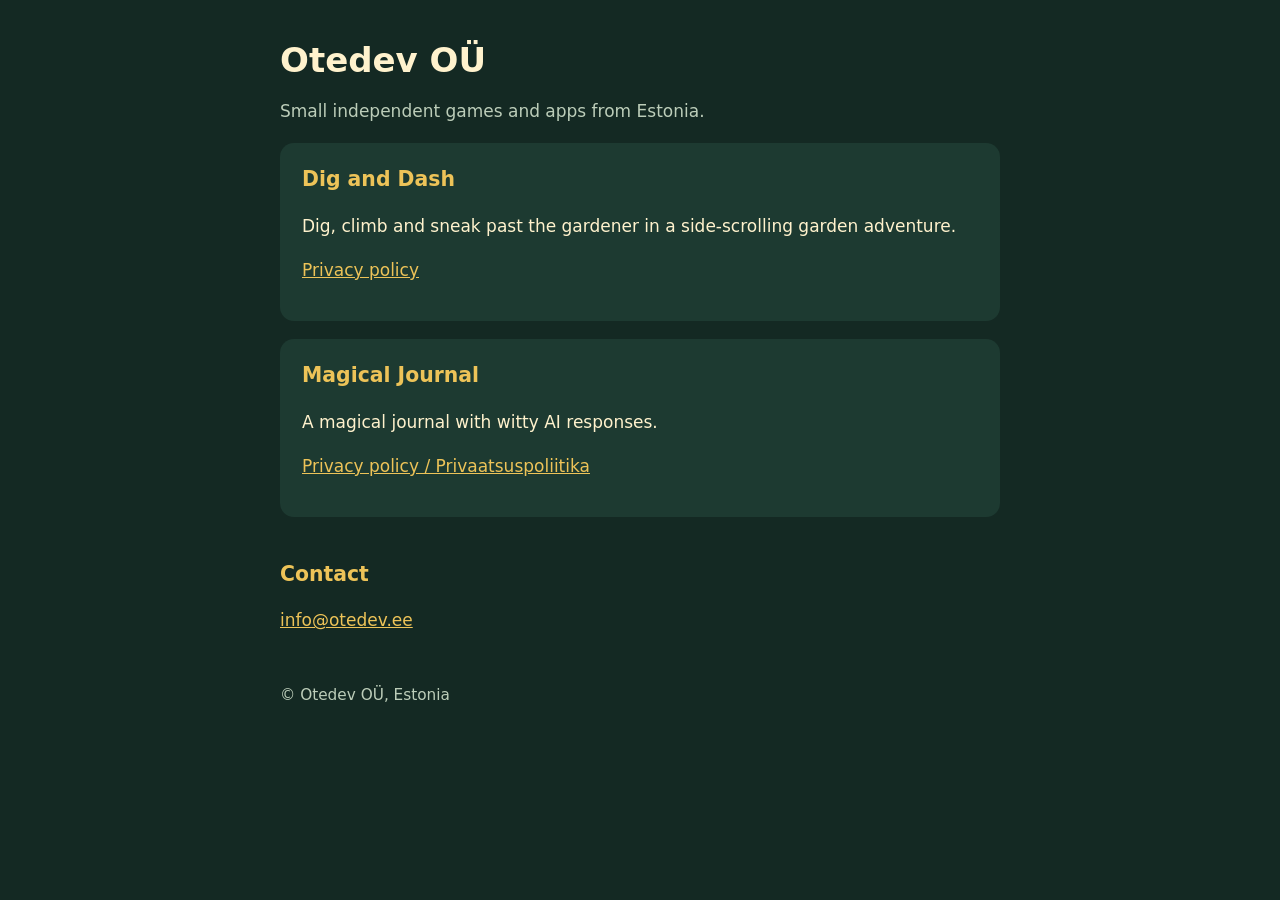
<file: index.html>
<!doctype html>
<html lang="en">
<head>
<meta charset="utf-8"><meta name="viewport" content="width=device-width,initial-scale=1">
<title>Otedev OÜ</title><meta name="description" content="Otedev OÜ – small independent games and apps from Estonia.">
<link rel="stylesheet" href="/style.css">
</head>
<body>
<h1>Otedev OÜ</h1>
<p class="muted">Small independent games and apps from Estonia.</p>
<div class="card">
<h2 style="margin-top:0">Dig and Dash</h2>
<p>Dig, climb and sneak past the gardener in a side-scrolling garden adventure.</p>
<p><a href="/dig-and-dash/privacy/">Privacy policy</a></p>
</div>
<div class="card">
<h2 style="margin-top:0">Magical Journal</h2>
<p>A magical journal with witty AI responses.</p>
<p><a href="/magical-journal/privacy/">Privacy policy / Privaatsuspoliitika</a></p>
</div>
<h2>Contact</h2>
<p><a href="mailto:info@otedev.ee">info@otedev.ee</a></p>
<footer>© Otedev OÜ, Estonia</footer>
</body>
</html>
</file>
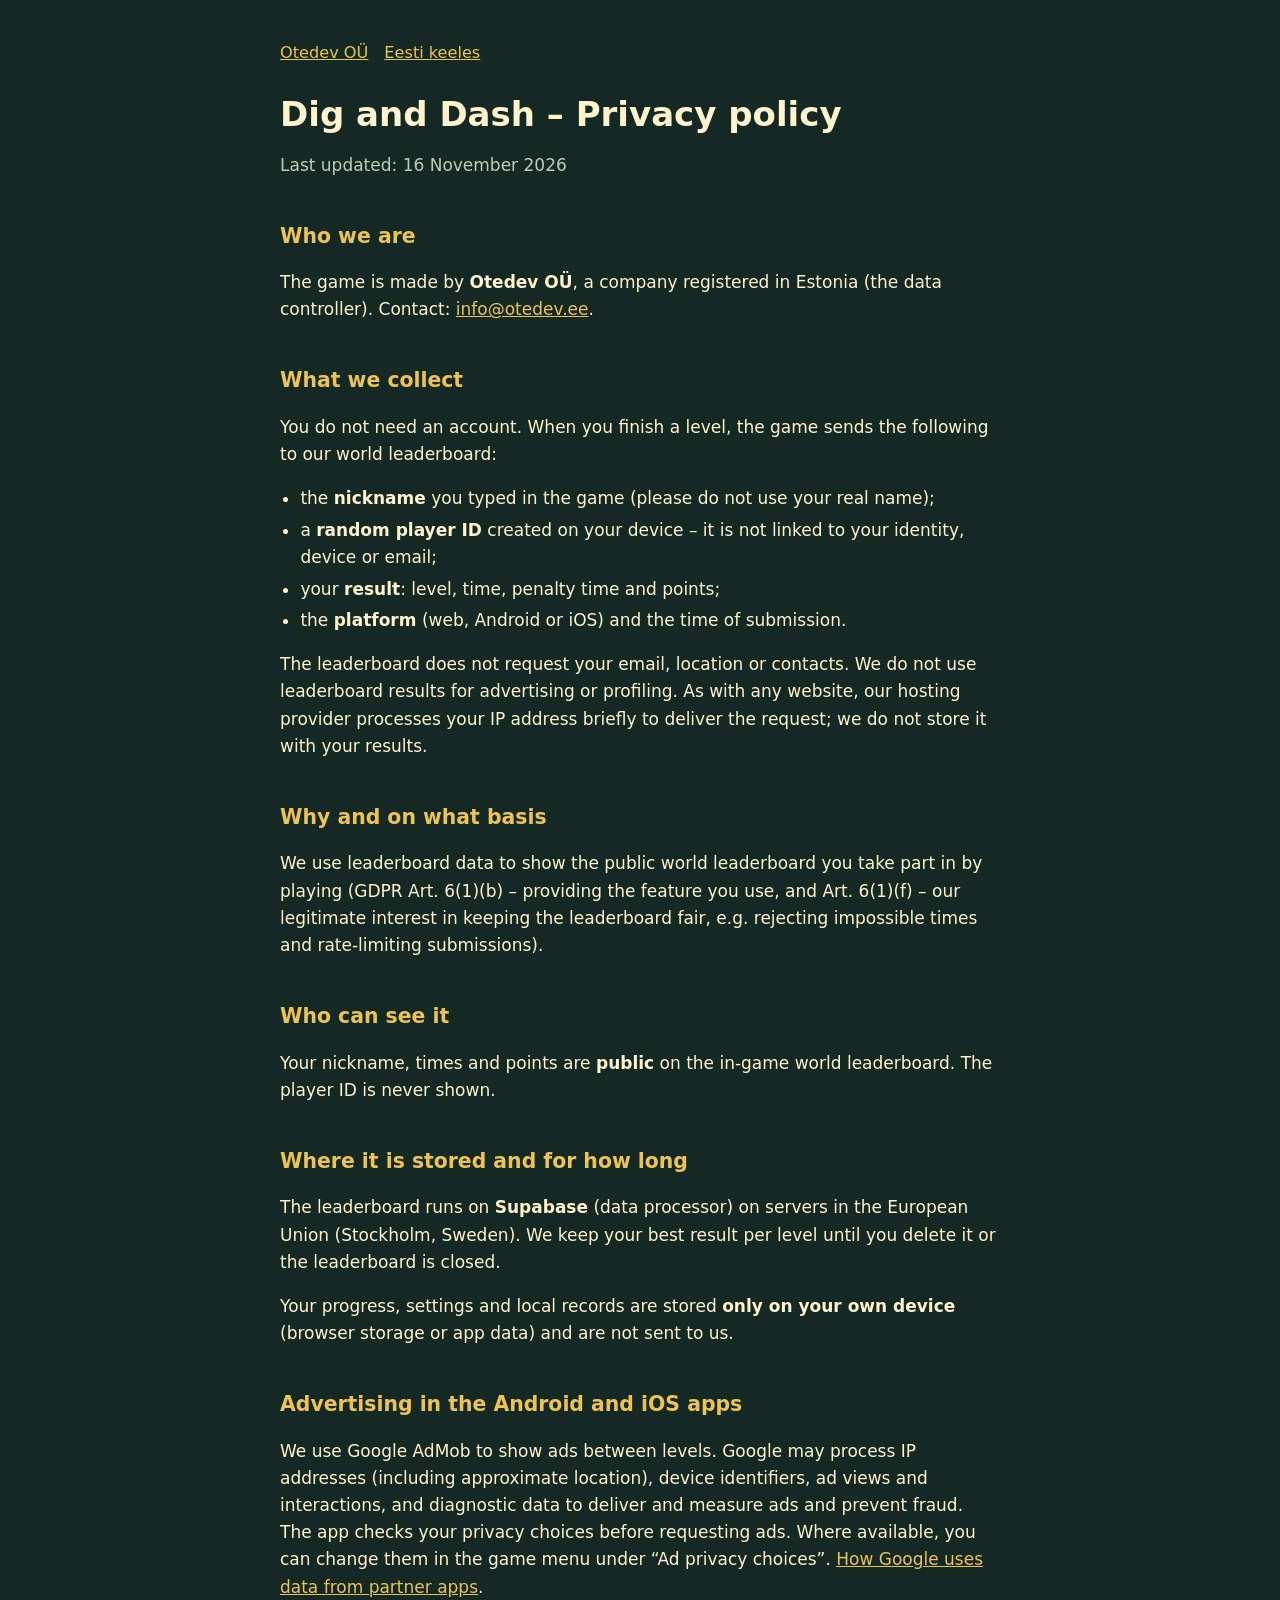
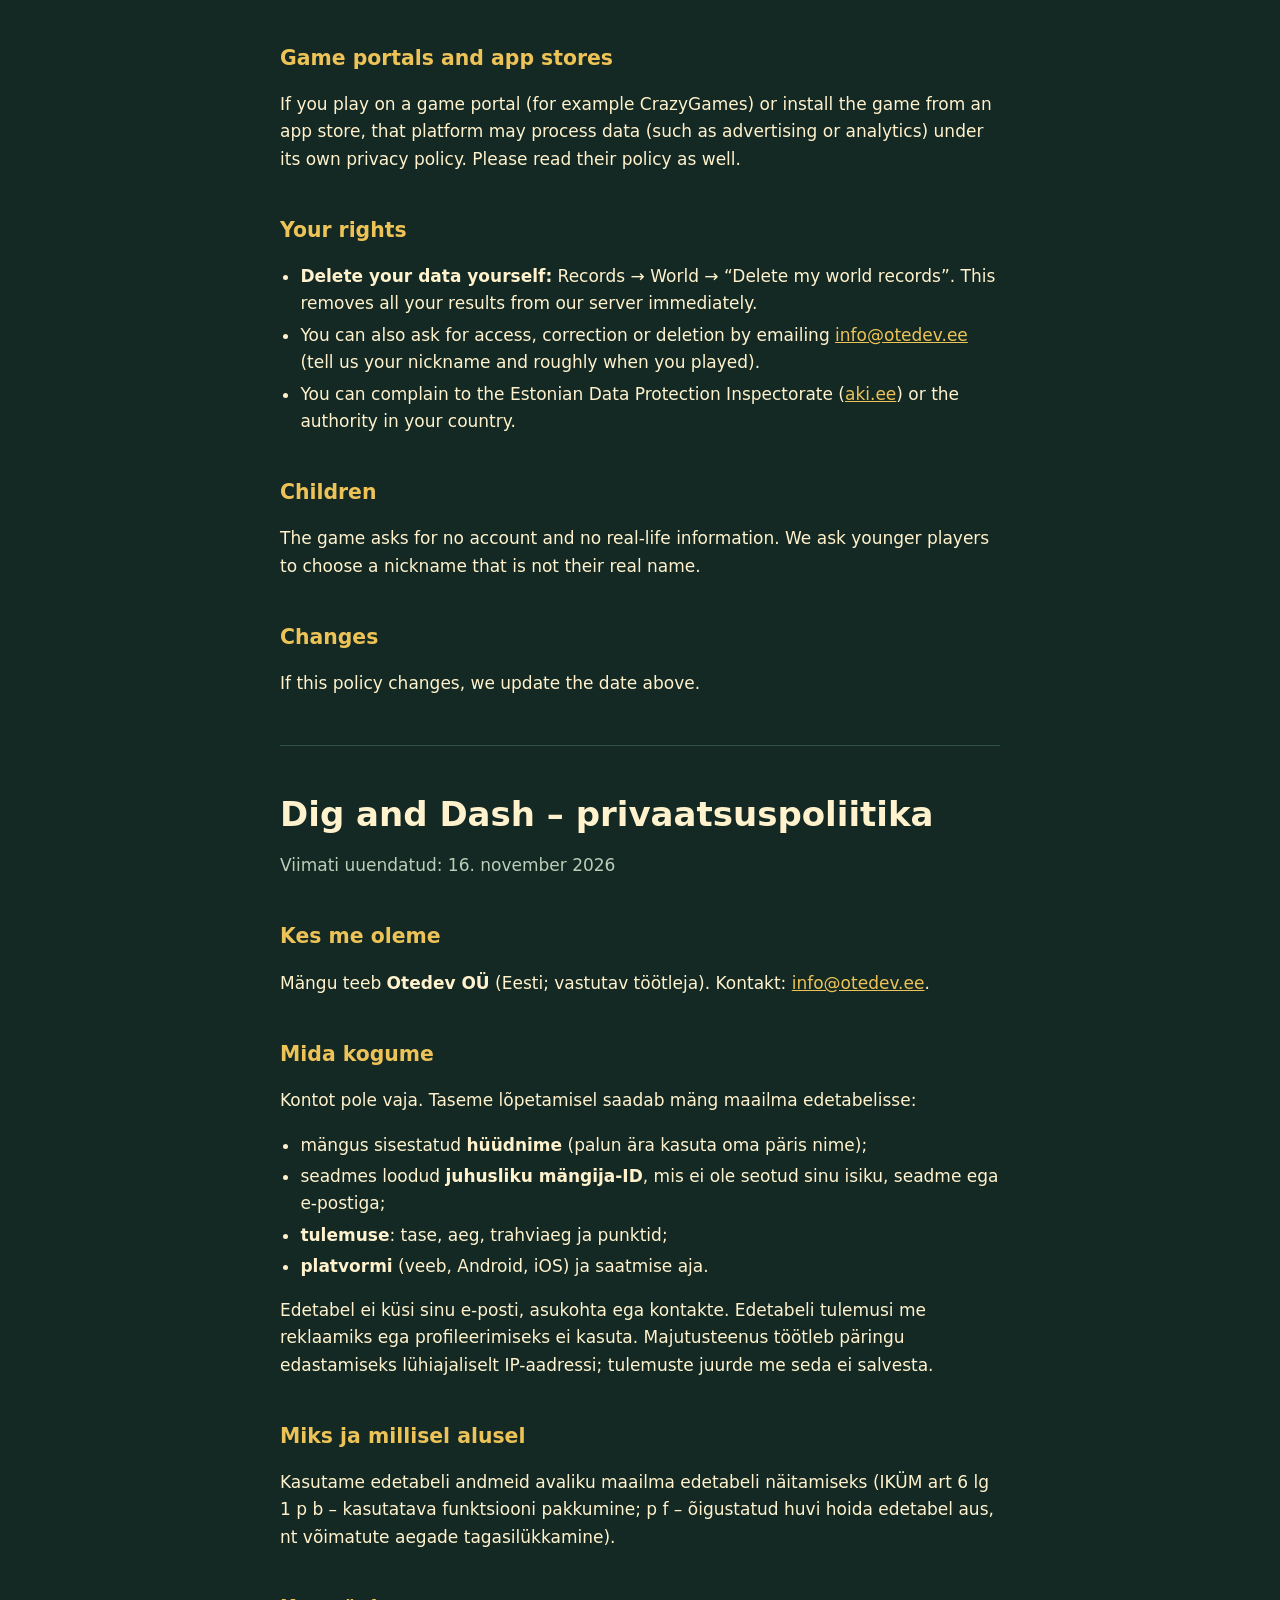
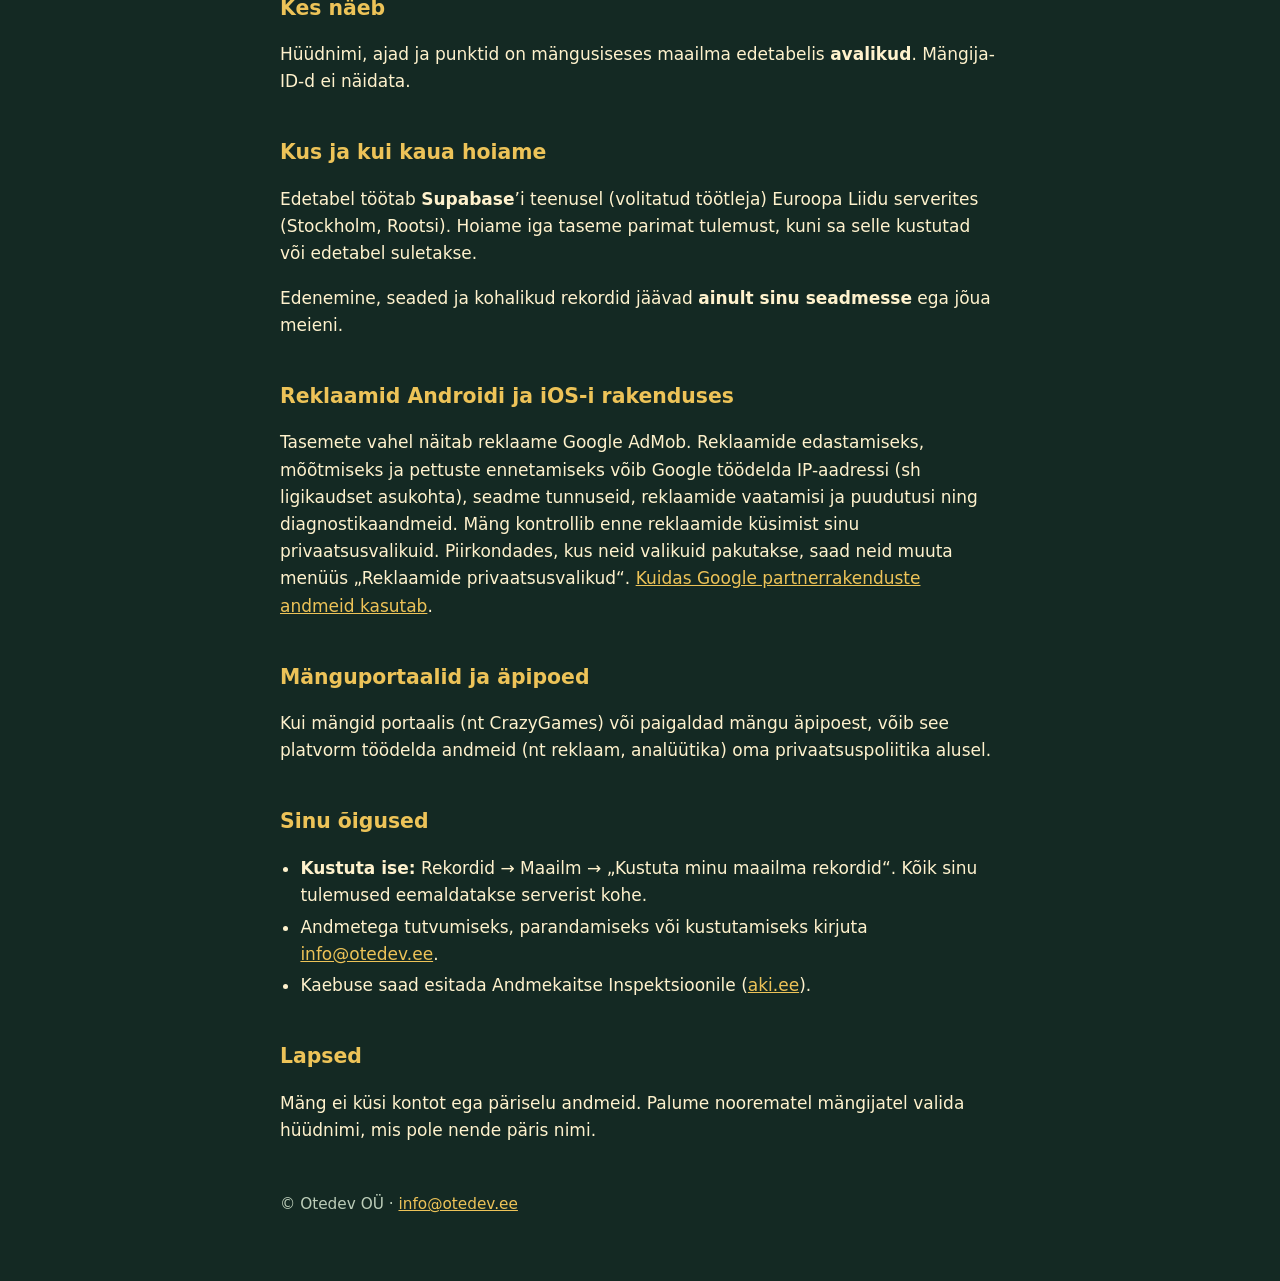
<file: catch-a-mole/privacy/index.html>
<!doctype html>
<html lang="en">
<head>
<meta charset="utf-8">
<meta name="viewport" content="width=device-width,initial-scale=1">
<title>Dig and Dash – Privacy policy | Otedev OÜ</title>
<link rel="canonical" href="https://otedev.ee/dig-and-dash/privacy/">
<meta http-equiv="refresh" content="0; url=/dig-and-dash/privacy/">
</head>
<body><p><a href="/dig-and-dash/privacy/">Dig and Dash – Privacy policy / Privaatsuspoliitika</a></p></body>
</html>
</file>
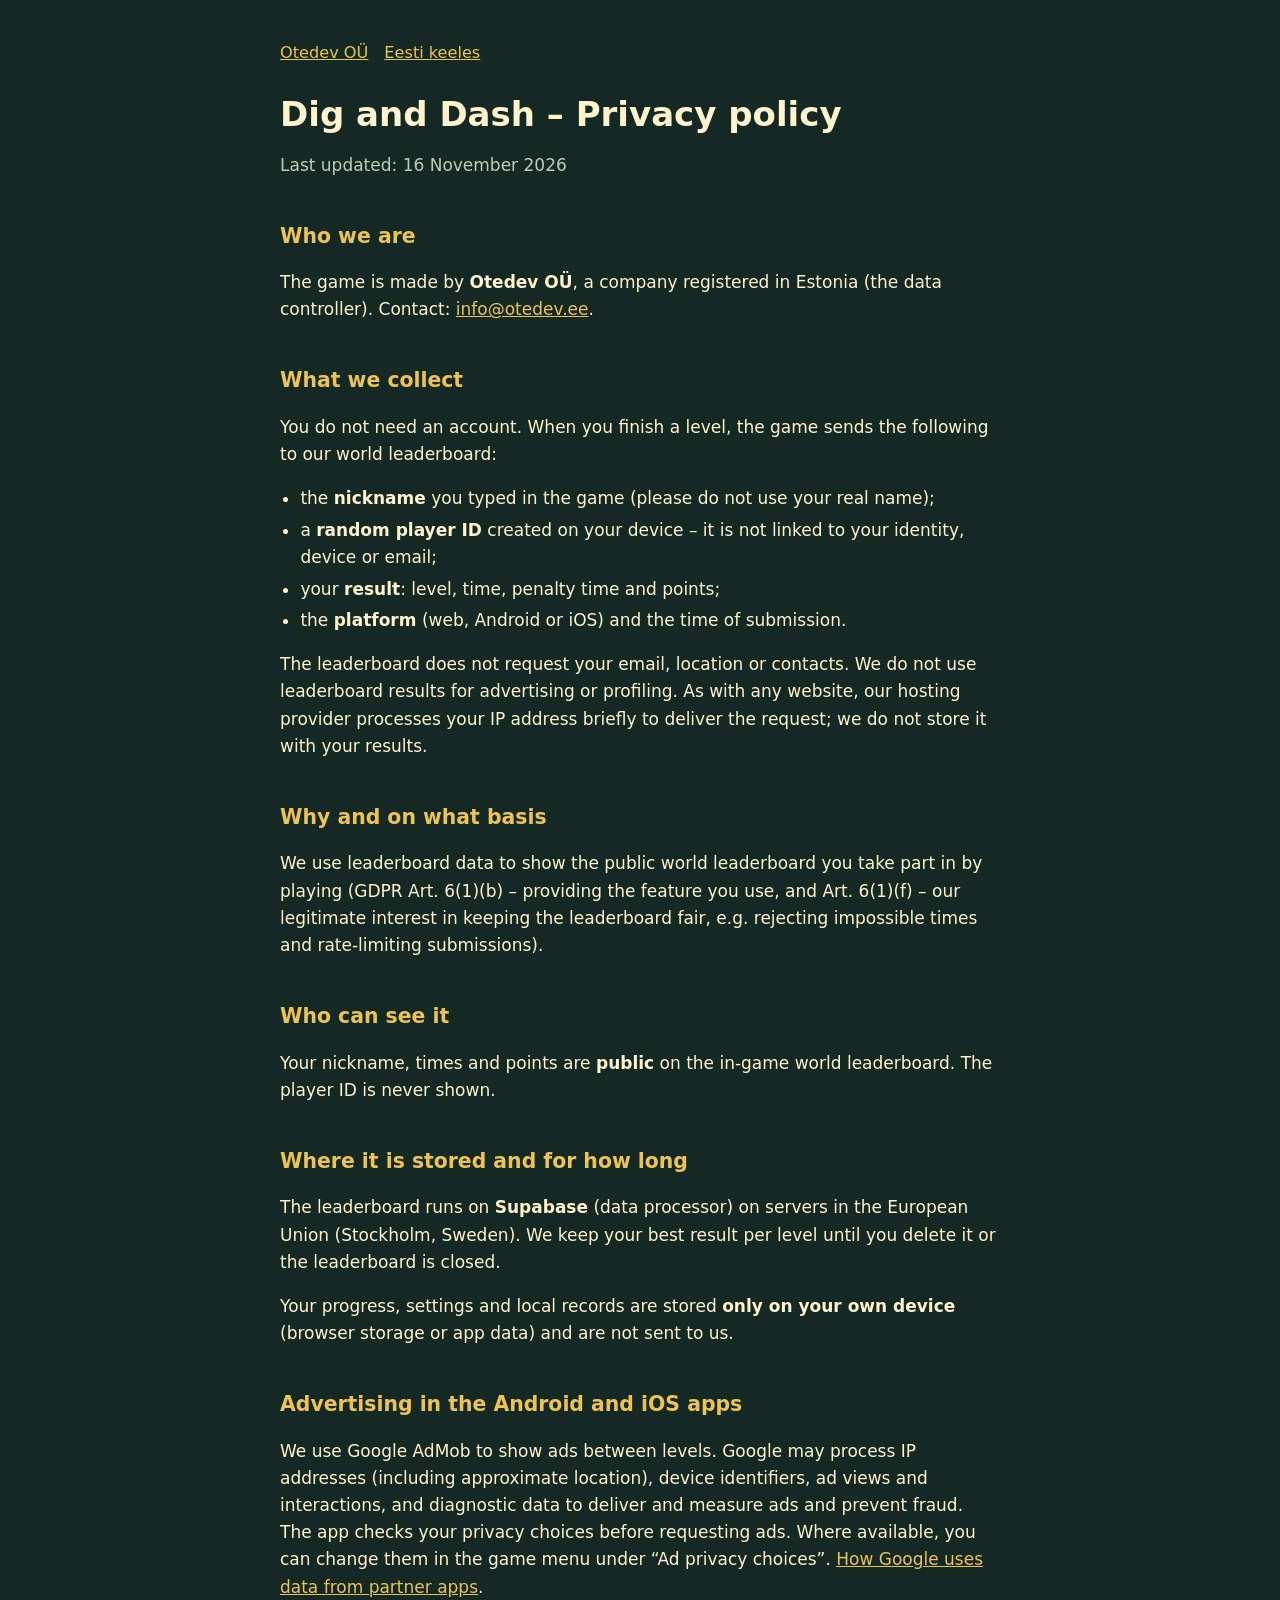
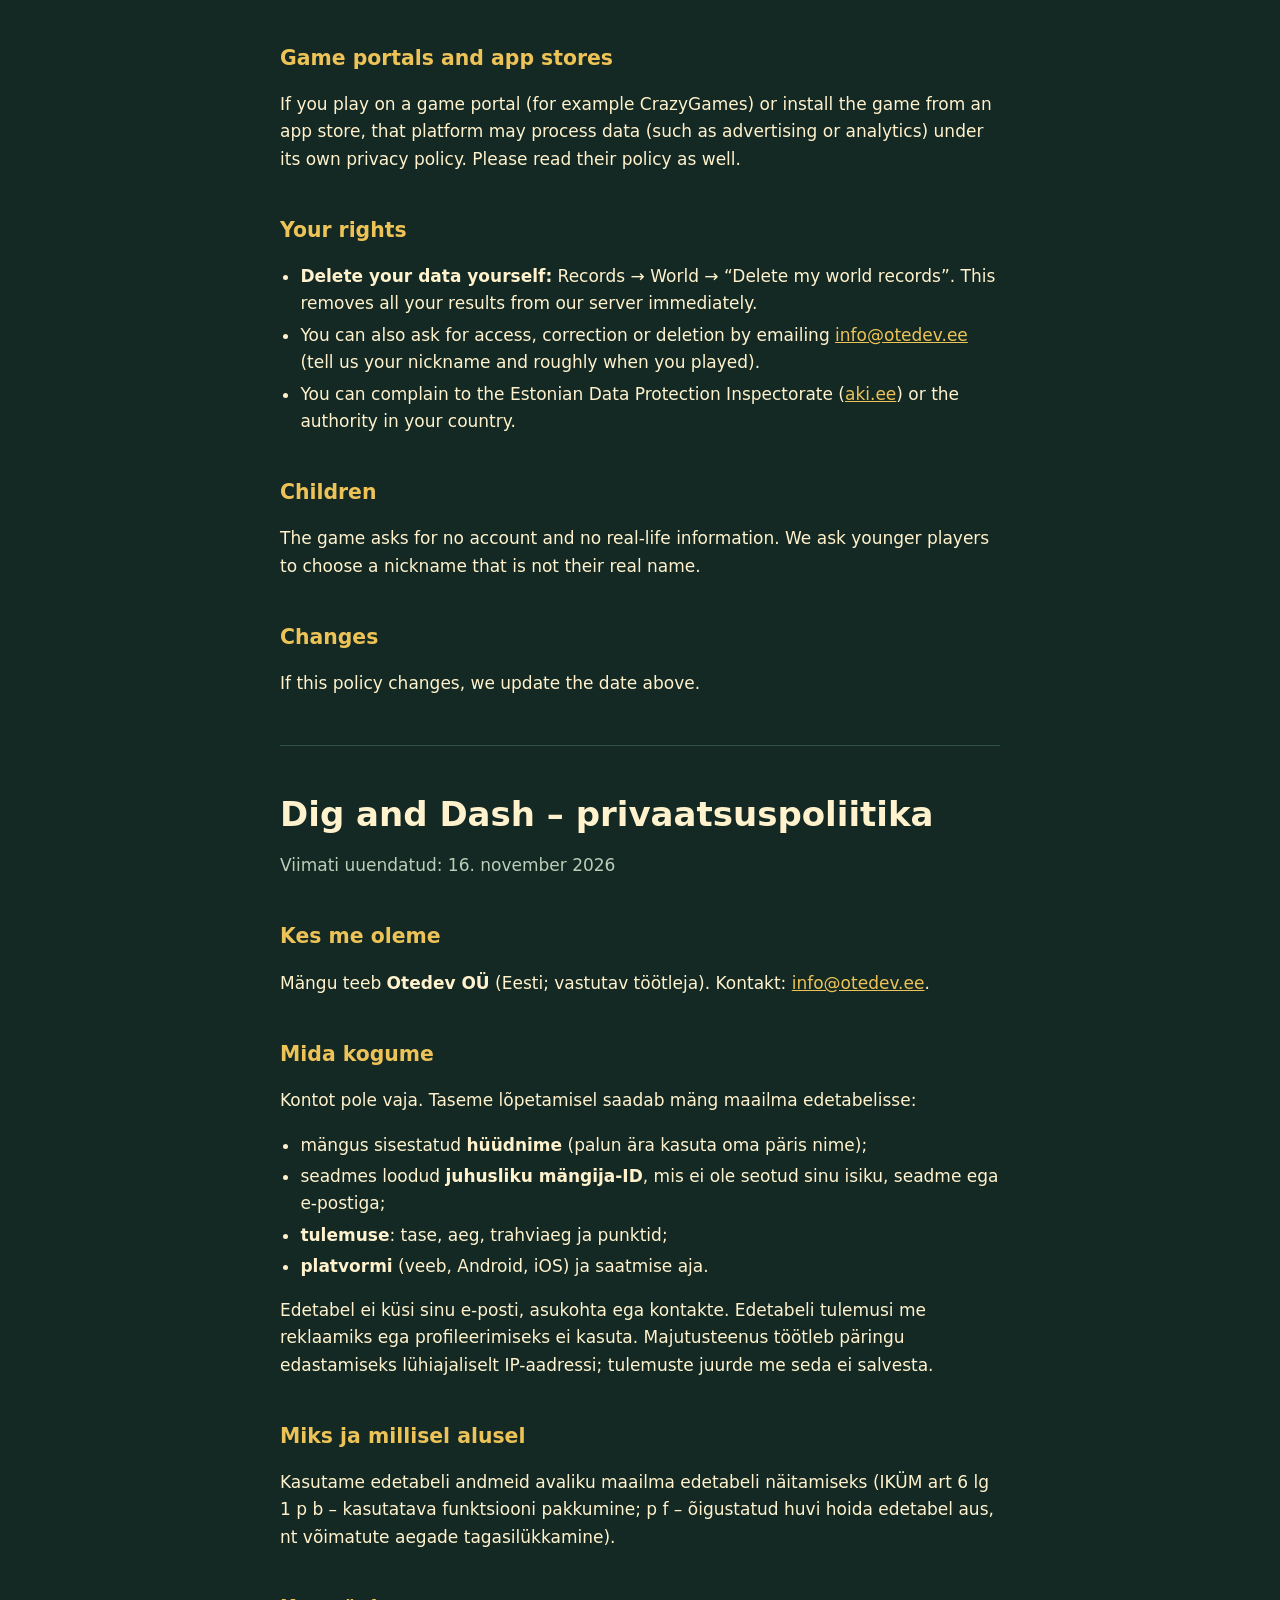
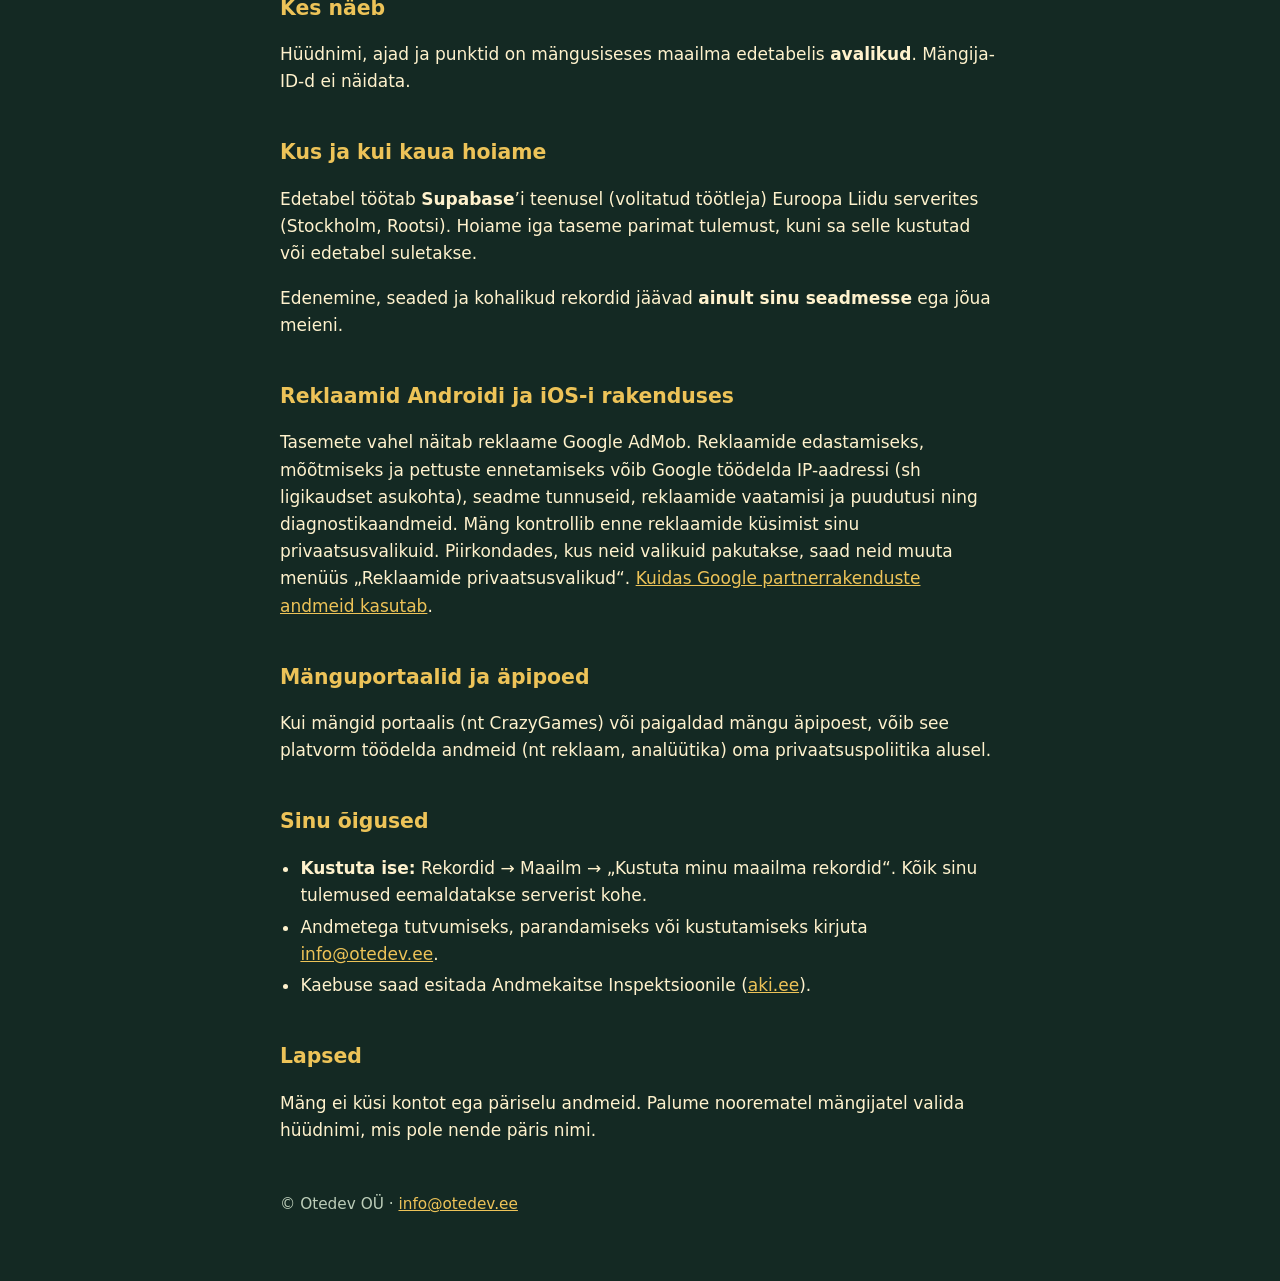
<file: dig-and-dash/privacy/index.html>
<!doctype html>
<html lang="en">
<head>
<meta charset="utf-8"><meta name="viewport" content="width=device-width,initial-scale=1">
<title>Dig and Dash – Privacy policy | Otedev OÜ</title>
<link rel="canonical" href="https://otedev.ee/dig-and-dash/privacy/">
<link rel="stylesheet" href="/style.css">
</head>
<body>
<nav><a href="/">Otedev OÜ</a><a href="#et">Eesti keeles</a></nav>
<h1>Dig and Dash – Privacy policy</h1>
<p class="muted">Last updated: 16 November 2026</p>

<h2>Who we are</h2>
<p>The game is made by <strong>Otedev OÜ</strong>, a company registered in Estonia (the data controller).
Contact: <a href="mailto:info@otedev.ee">info@otedev.ee</a>.</p>

<h2>What we collect</h2>
<p>You do not need an account. When you finish a level, the game sends the following to our world leaderboard:</p>
<ul>
<li>the <strong>nickname</strong> you typed in the game (please do not use your real name);</li>
<li>a <strong>random player ID</strong> created on your device – it is not linked to your identity, device or email;</li>
<li>your <strong>result</strong>: level, time, penalty time and points;</li>
<li>the <strong>platform</strong> (web, Android or iOS) and the time of submission.</li>
</ul>
<p>The leaderboard does not request your email, location or contacts. We do not use leaderboard results for advertising or profiling.
As with any website, our hosting provider processes your IP address briefly to deliver the request; we do not store it with your results.</p>

<h2>Why and on what basis</h2>
<p>We use leaderboard data to show the public world leaderboard you take part in by playing (GDPR Art. 6(1)(b) – providing the feature you use,
and Art. 6(1)(f) – our legitimate interest in keeping the leaderboard fair, e.g. rejecting impossible times and rate-limiting submissions).</p>

<h2>Who can see it</h2>
<p>Your nickname, times and points are <strong>public</strong> on the in-game world leaderboard. The player ID is never shown.</p>

<h2>Where it is stored and for how long</h2>
<p>The leaderboard runs on <strong>Supabase</strong> (data processor) on servers in the European Union (Stockholm, Sweden).
We keep your best result per level until you delete it or the leaderboard is closed.</p>
<p>Your progress, settings and local records are stored <strong>only on your own device</strong> (browser storage or app data) and are not sent to us.</p>

<h2>Advertising in the Android and iOS apps</h2>
<p>We use Google AdMob to show ads between levels. Google may process IP addresses (including approximate location), device identifiers, ad views and interactions, and diagnostic data to deliver and measure ads and prevent fraud. The app checks your privacy choices before requesting ads. Where available, you can change them in the game menu under “Ad privacy choices”. <a href="https://policies.google.com/technologies/partner-sites">How Google uses data from partner apps</a>.</p>

<h2>Game portals and app stores</h2>
<p>If you play on a game portal (for example CrazyGames) or install the game from an app store, that platform may process data
(such as advertising or analytics) under its own privacy policy. Please read their policy as well.</p>

<h2>Your rights</h2>
<ul>
<li><strong>Delete your data yourself:</strong> Records → World → “Delete my world records”. This removes all your results from our server immediately.</li>
<li>You can also ask for access, correction or deletion by emailing <a href="mailto:info@otedev.ee">info@otedev.ee</a> (tell us your nickname and roughly when you played).</li>
<li>You can complain to the Estonian Data Protection Inspectorate (<a href="https://www.aki.ee">aki.ee</a>) or the authority in your country.</li>
</ul>

<h2>Children</h2>
<p>The game asks for no account and no real-life information. We ask younger players to choose a nickname that is not their real name.</p>

<h2>Changes</h2>
<p>If this policy changes, we update the date above.</p>

<hr id="et">

<h1>Dig and Dash – privaatsuspoliitika</h1>
<p class="muted">Viimati uuendatud: 16. november 2026</p>

<h2>Kes me oleme</h2>
<p>Mängu teeb <strong>Otedev OÜ</strong> (Eesti; vastutav töötleja). Kontakt: <a href="mailto:info@otedev.ee">info@otedev.ee</a>.</p>

<h2>Mida kogume</h2>
<p>Kontot pole vaja. Taseme lõpetamisel saadab mäng maailma edetabelisse:</p>
<ul>
<li>mängus sisestatud <strong>hüüdnime</strong> (palun ära kasuta oma päris nime);</li>
<li>seadmes loodud <strong>juhusliku mängija-ID</strong>, mis ei ole seotud sinu isiku, seadme ega e-postiga;</li>
<li><strong>tulemuse</strong>: tase, aeg, trahviaeg ja punktid;</li>
<li><strong>platvormi</strong> (veeb, Android, iOS) ja saatmise aja.</li>
</ul>
<p>Edetabel ei küsi sinu e-posti, asukohta ega kontakte. Edetabeli tulemusi me reklaamiks ega profileerimiseks ei kasuta.
Majutusteenus töötleb päringu edastamiseks lühiajaliselt IP-aadressi; tulemuste juurde me seda ei salvesta.</p>

<h2>Miks ja millisel alusel</h2>
<p>Kasutame edetabeli andmeid avaliku maailma edetabeli näitamiseks (IKÜM art 6 lg 1 p b – kasutatava funktsiooni pakkumine; p f – õigustatud huvi hoida edetabel aus, nt võimatute aegade tagasilükkamine).</p>

<h2>Kes näeb</h2>
<p>Hüüdnimi, ajad ja punktid on mängusiseses maailma edetabelis <strong>avalikud</strong>. Mängija-ID-d ei näidata.</p>

<h2>Kus ja kui kaua hoiame</h2>
<p>Edetabel töötab <strong>Supabase</strong>’i teenusel (volitatud töötleja) Euroopa Liidu serverites (Stockholm, Rootsi).
Hoiame iga taseme parimat tulemust, kuni sa selle kustutad või edetabel suletakse.</p>
<p>Edenemine, seaded ja kohalikud rekordid jäävad <strong>ainult sinu seadmesse</strong> ega jõua meieni.</p>

<h2>Reklaamid Androidi ja iOS-i rakenduses</h2>
<p>Tasemete vahel näitab reklaame Google AdMob. Reklaamide edastamiseks, mõõtmiseks ja pettuste ennetamiseks võib Google töödelda IP-aadressi (sh ligikaudset asukohta), seadme tunnuseid, reklaamide vaatamisi ja puudutusi ning diagnostikaandmeid. Mäng kontrollib enne reklaamide küsimist sinu privaatsusvalikuid. Piirkondades, kus neid valikuid pakutakse, saad neid muuta menüüs „Reklaamide privaatsusvalikud“. <a href="https://policies.google.com/technologies/partner-sites?hl=et">Kuidas Google partnerrakenduste andmeid kasutab</a>.</p>

<h2>Mänguportaalid ja äpipoed</h2>
<p>Kui mängid portaalis (nt CrazyGames) või paigaldad mängu äpipoest, võib see platvorm töödelda andmeid (nt reklaam, analüütika) oma privaatsuspoliitika alusel.</p>

<h2>Sinu õigused</h2>
<ul>
<li><strong>Kustuta ise:</strong> Rekordid → Maailm → „Kustuta minu maailma rekordid“. Kõik sinu tulemused eemaldatakse serverist kohe.</li>
<li>Andmetega tutvumiseks, parandamiseks või kustutamiseks kirjuta <a href="mailto:info@otedev.ee">info@otedev.ee</a>.</li>
<li>Kaebuse saad esitada Andmekaitse Inspektsioonile (<a href="https://www.aki.ee">aki.ee</a>).</li>
</ul>

<h2>Lapsed</h2>
<p>Mäng ei küsi kontot ega päriselu andmeid. Palume noorematel mängijatel valida hüüdnimi, mis pole nende päris nimi.</p>

<footer>© Otedev OÜ · <a href="mailto:info@otedev.ee">info@otedev.ee</a></footer>
</body>
</html>
</file>
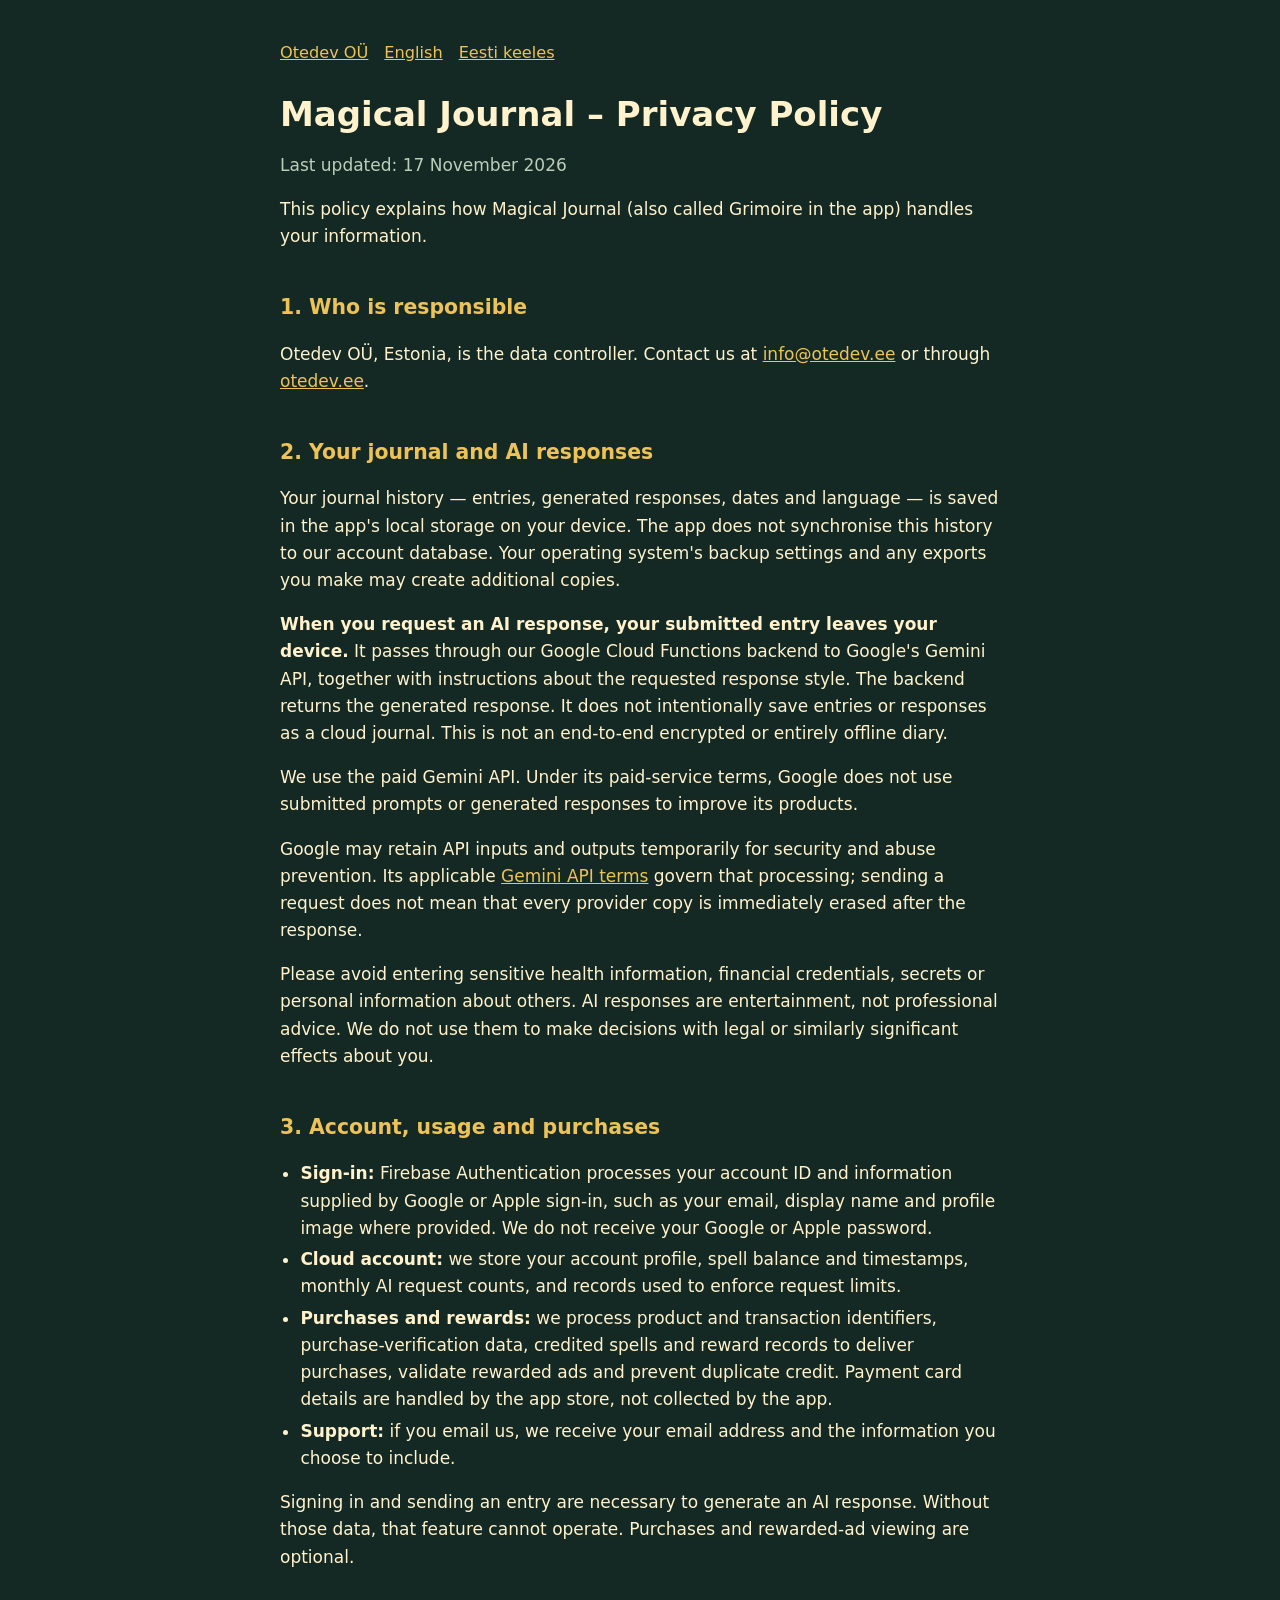
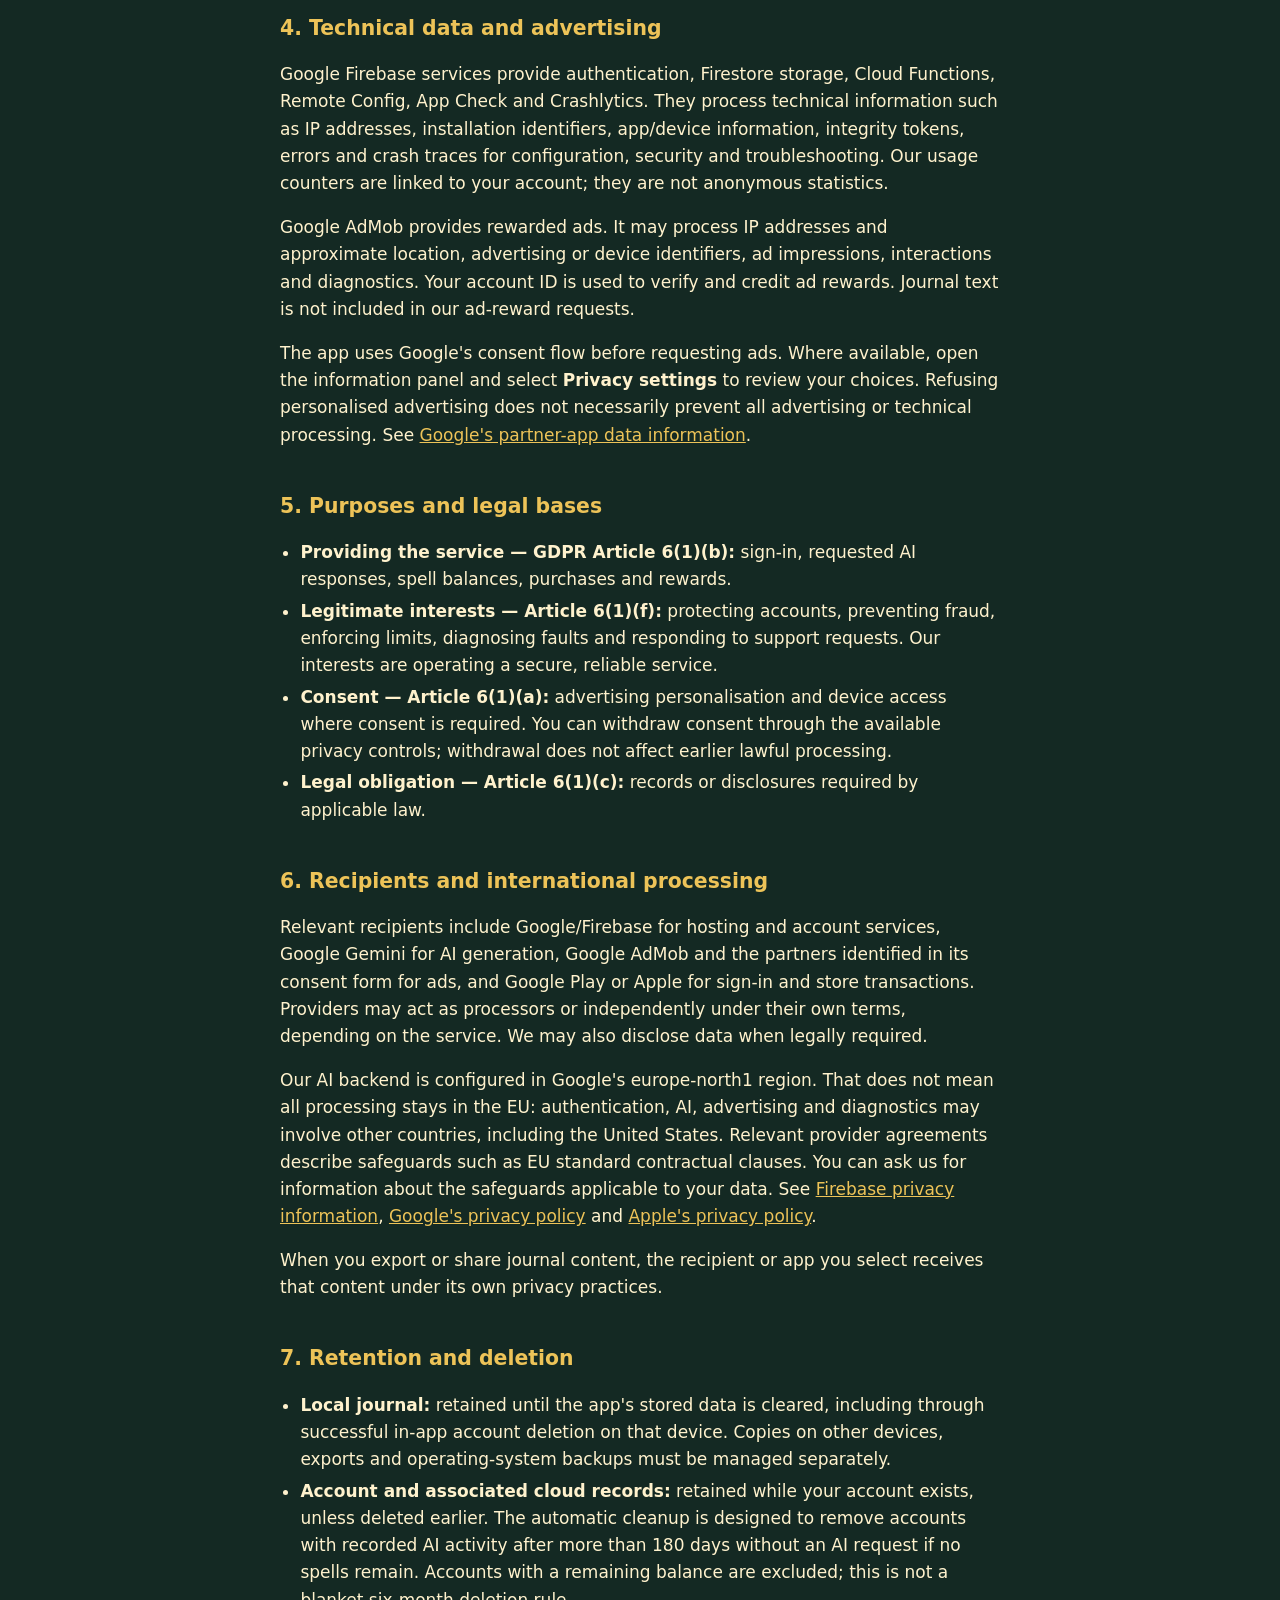
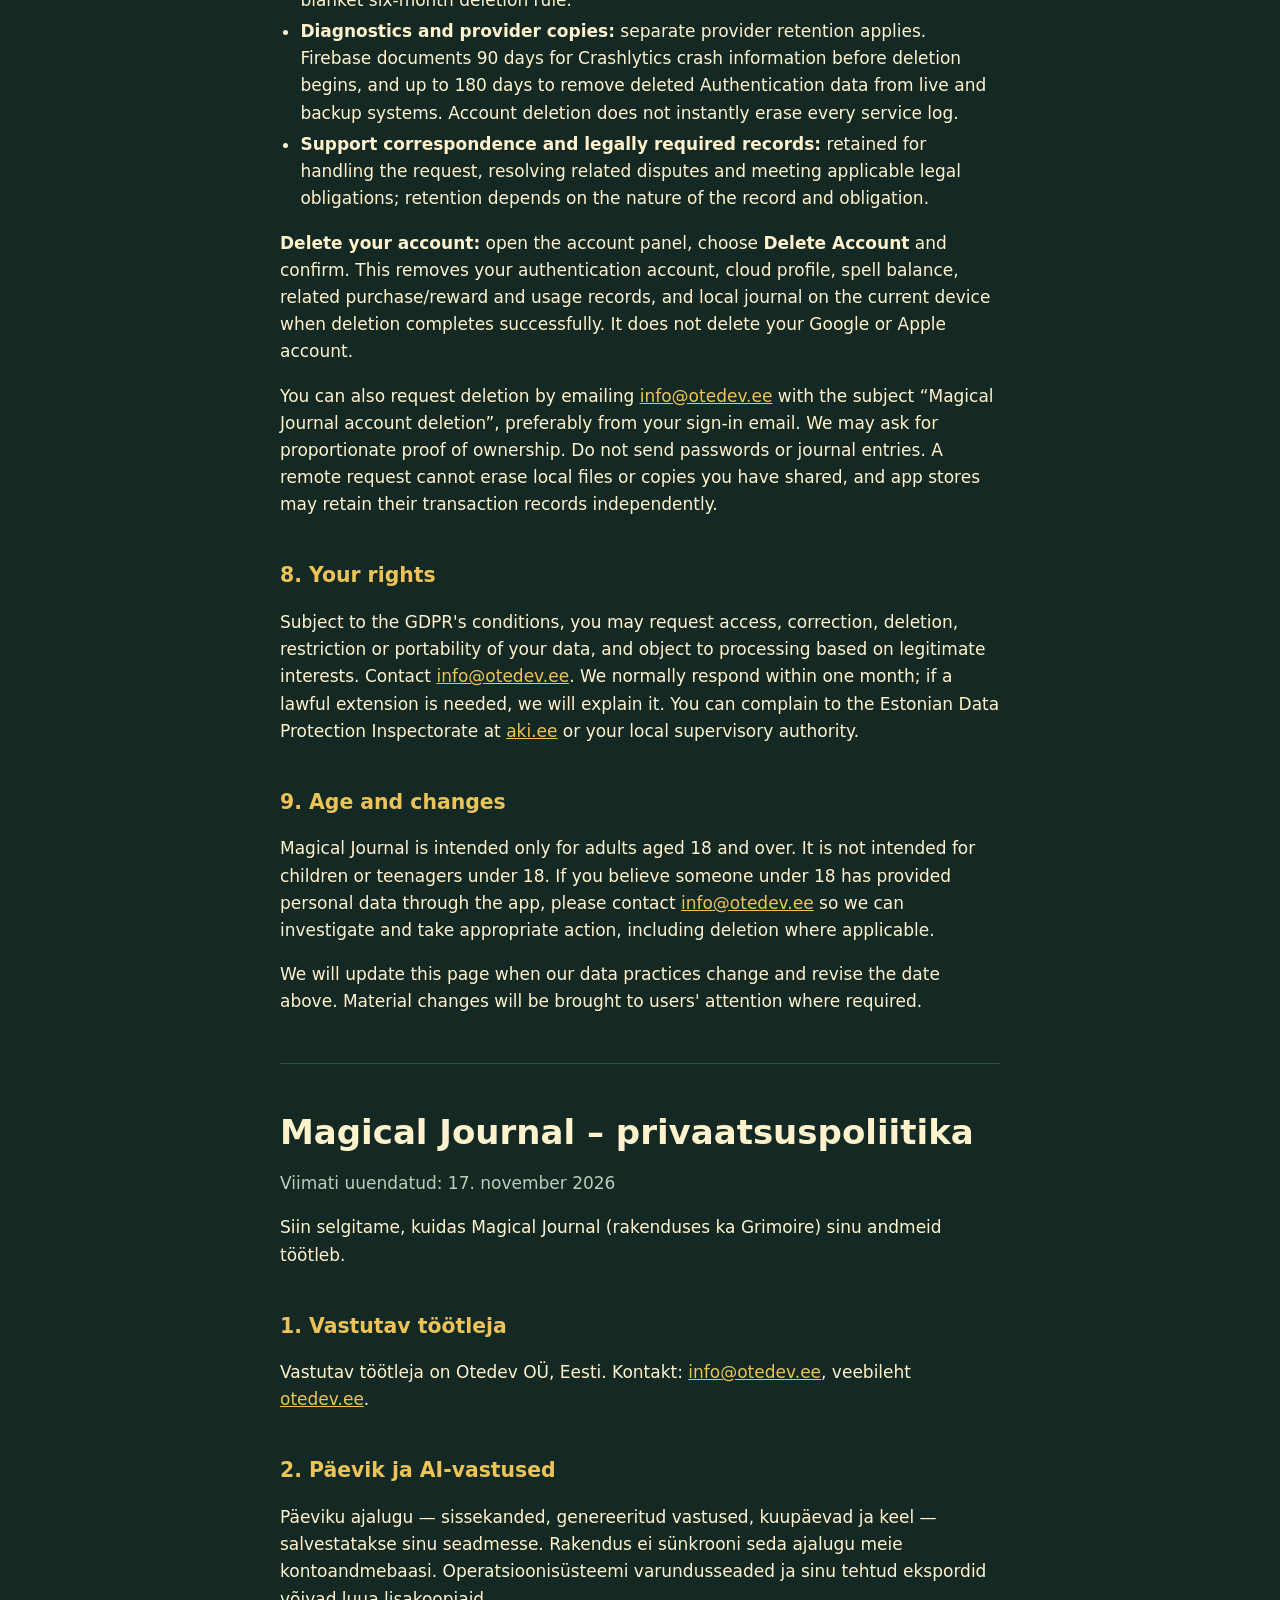
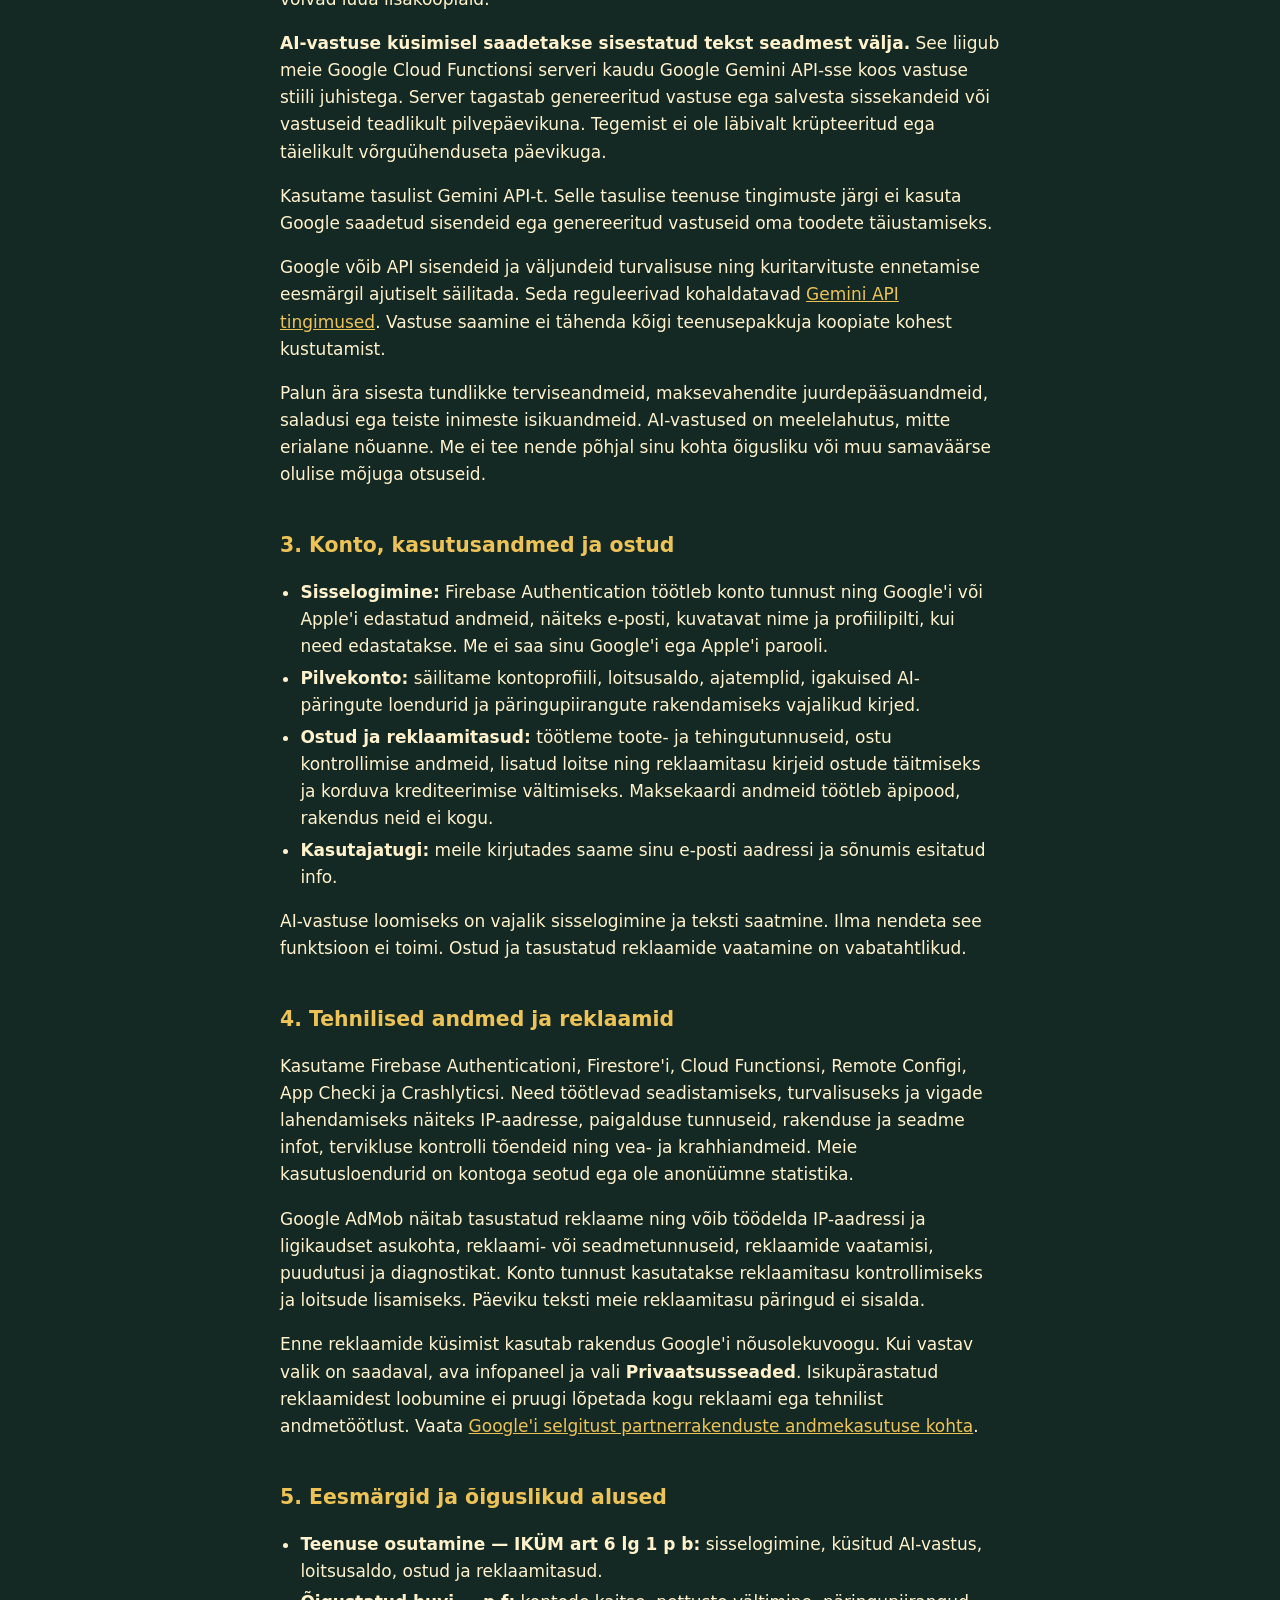
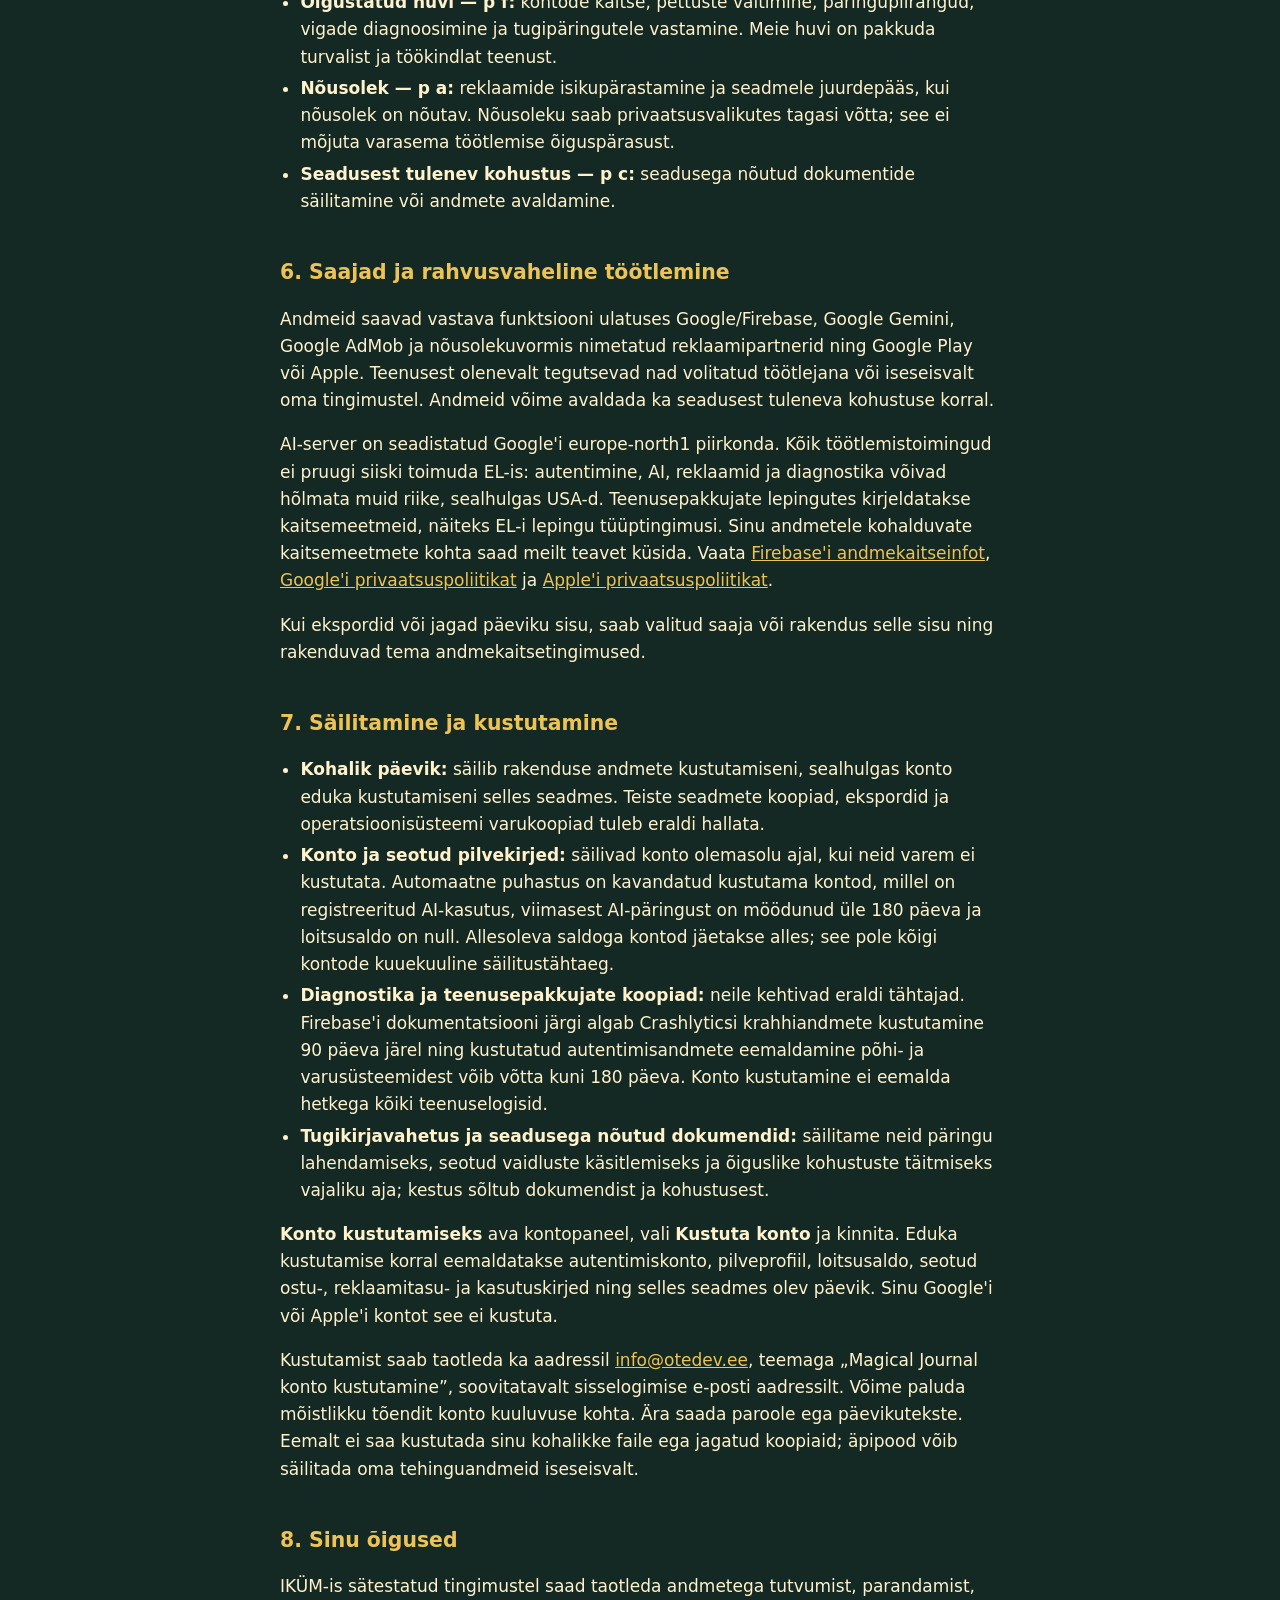
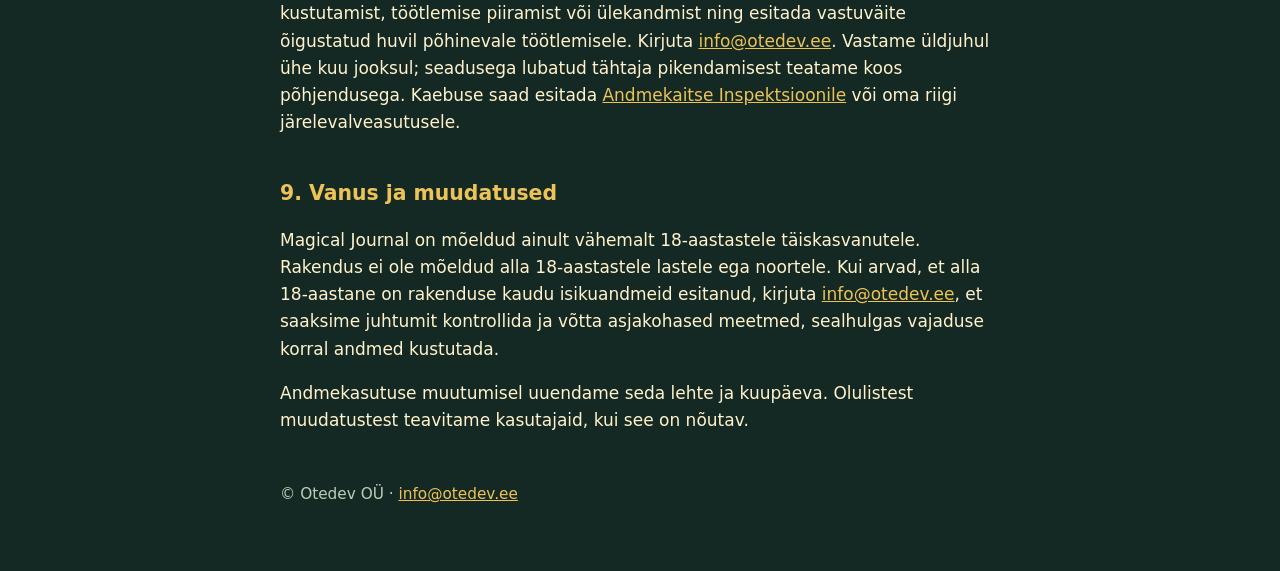
<file: magical-journal/privacy/index.html>
<!doctype html>
<html lang="en">
<head>
<meta charset="utf-8">
<meta name="viewport" content="width=device-width,initial-scale=1">
<title>Magical Journal – Privacy Policy | Otedev OÜ</title>
<meta name="description" content="How Magical Journal handles journal entries, AI requests, accounts, ads, purchases and deletion. English and Estonian.">
<link rel="canonical" href="https://otedev.ee/magical-journal/privacy/">
<link rel="stylesheet" href="/style.css">
</head>
<body>
<nav aria-label="Page navigation"><a href="/">Otedev OÜ</a><a href="#en" lang="en">English</a><a href="#et" lang="et">Eesti keeles</a></nav>
<main><section id="en">
<h1>Magical Journal – Privacy Policy</h1>
<p class="muted">Last updated: 17 November 2026</p>
<p>This policy explains how Magical Journal (also called Grimoire in the app) handles your information.</p>
<h2>1. Who is responsible</h2>
<p>Otedev OÜ, Estonia, is the data controller. Contact us at <a href="mailto:info@otedev.ee">info@otedev.ee</a> or through <a href="https://otedev.ee/">otedev.ee</a>.</p>
<h2>2. Your journal and AI responses</h2>
<p>Your journal history — entries, generated responses, dates and language — is saved in the app's local storage on your device. The app does not synchronise this history to our account database. Your operating system's backup settings and any exports you make may create additional copies.</p>
<p><strong>When you request an AI response, your submitted entry leaves your device.</strong> It passes through our Google Cloud Functions backend to Google's Gemini API, together with instructions about the requested response style. The backend returns the generated response. It does not intentionally save entries or responses as a cloud journal. This is not an end-to-end encrypted or entirely offline diary.</p>
<p>We use the paid Gemini API. Under its paid-service terms, Google does not use submitted prompts or generated responses to improve its products.</p>
<p>Google may retain API inputs and outputs temporarily for security and abuse prevention. Its applicable <a href="https://ai.google.dev/gemini-api/terms">Gemini API terms</a> govern that processing; sending a request does not mean that every provider copy is immediately erased after the response.</p>
<p>Please avoid entering sensitive health information, financial credentials, secrets or personal information about others. AI responses are entertainment, not professional advice. We do not use them to make decisions with legal or similarly significant effects about you.</p>
<h2>3. Account, usage and purchases</h2>
<ul>
<li><strong>Sign-in:</strong> Firebase Authentication processes your account ID and information supplied by Google or Apple sign-in, such as your email, display name and profile image where provided. We do not receive your Google or Apple password.</li>
<li><strong>Cloud account:</strong> we store your account profile, spell balance and timestamps, monthly AI request counts, and records used to enforce request limits.</li>
<li><strong>Purchases and rewards:</strong> we process product and transaction identifiers, purchase-verification data, credited spells and reward records to deliver purchases, validate rewarded ads and prevent duplicate credit. Payment card details are handled by the app store, not collected by the app.</li>
<li><strong>Support:</strong> if you email us, we receive your email address and the information you choose to include.</li>
</ul>
<p>Signing in and sending an entry are necessary to generate an AI response. Without those data, that feature cannot operate. Purchases and rewarded-ad viewing are optional.</p>
<h2>4. Technical data and advertising</h2>
<p>Google Firebase services provide authentication, Firestore storage, Cloud Functions, Remote Config, App Check and Crashlytics. They process technical information such as IP addresses, installation identifiers, app/device information, integrity tokens, errors and crash traces for configuration, security and troubleshooting. Our usage counters are linked to your account; they are not anonymous statistics.</p>
<p>Google AdMob provides rewarded ads. It may process IP addresses and approximate location, advertising or device identifiers, ad impressions, interactions and diagnostics. Your account ID is used to verify and credit ad rewards. Journal text is not included in our ad-reward requests.</p>
<p>The app uses Google's consent flow before requesting ads. Where available, open the information panel and select <strong>Privacy settings</strong> to review your choices. Refusing personalised advertising does not necessarily prevent all advertising or technical processing. See <a href="https://policies.google.com/technologies/partner-sites">Google's partner-app data information</a>.</p>
<h2>5. Purposes and legal bases</h2>
<ul>
<li><strong>Providing the service — GDPR Article 6(1)(b):</strong> sign-in, requested AI responses, spell balances, purchases and rewards.</li>
<li><strong>Legitimate interests — Article 6(1)(f):</strong> protecting accounts, preventing fraud, enforcing limits, diagnosing faults and responding to support requests. Our interests are operating a secure, reliable service.</li>
<li><strong>Consent — Article 6(1)(a):</strong> advertising personalisation and device access where consent is required. You can withdraw consent through the available privacy controls; withdrawal does not affect earlier lawful processing.</li>
<li><strong>Legal obligation — Article 6(1)(c):</strong> records or disclosures required by applicable law.</li>
</ul>
<h2>6. Recipients and international processing</h2>
<p>Relevant recipients include Google/Firebase for hosting and account services, Google Gemini for AI generation, Google AdMob and the partners identified in its consent form for ads, and Google Play or Apple for sign-in and store transactions. Providers may act as processors or independently under their own terms, depending on the service. We may also disclose data when legally required.</p>
<p>Our AI backend is configured in Google's europe-north1 region. That does not mean all processing stays in the EU: authentication, AI, advertising and diagnostics may involve other countries, including the United States. Relevant provider agreements describe safeguards such as EU standard contractual clauses. You can ask us for information about the safeguards applicable to your data. See <a href="https://firebase.google.com/support/privacy">Firebase privacy information</a>, <a href="https://policies.google.com/privacy">Google's privacy policy</a> and <a href="https://www.apple.com/legal/privacy/">Apple's privacy policy</a>.</p>
<p>When you export or share journal content, the recipient or app you select receives that content under its own privacy practices.</p>
<h2>7. Retention and deletion</h2>
<ul>
<li><strong>Local journal:</strong> retained until the app's stored data is cleared, including through successful in-app account deletion on that device. Copies on other devices, exports and operating-system backups must be managed separately.</li>
<li><strong>Account and associated cloud records:</strong> retained while your account exists, unless deleted earlier. The automatic cleanup is designed to remove accounts with recorded AI activity after more than 180 days without an AI request if no spells remain. Accounts with a remaining balance are excluded; this is not a blanket six-month deletion rule.</li>
<li><strong>Diagnostics and provider copies:</strong> separate provider retention applies. Firebase documents 90 days for Crashlytics crash information before deletion begins, and up to 180 days to remove deleted Authentication data from live and backup systems. Account deletion does not instantly erase every service log.</li>
<li><strong>Support correspondence and legally required records:</strong> retained for handling the request, resolving related disputes and meeting applicable legal obligations; retention depends on the nature of the record and obligation.</li>
</ul>
<p id="delete-account"><strong>Delete your account:</strong> open the account panel, choose <strong>Delete Account</strong> and confirm. This removes your authentication account, cloud profile, spell balance, related purchase/reward and usage records, and local journal on the current device when deletion completes successfully. It does not delete your Google or Apple account.</p>
<p>You can also request deletion by emailing <a href="mailto:info@otedev.ee?subject=Magical%20Journal%20account%20deletion">info@otedev.ee</a> with the subject “Magical Journal account deletion”, preferably from your sign-in email. We may ask for proportionate proof of ownership. Do not send passwords or journal entries. A remote request cannot erase local files or copies you have shared, and app stores may retain their transaction records independently.</p>
<h2>8. Your rights</h2>
<p>Subject to the GDPR's conditions, you may request access, correction, deletion, restriction or portability of your data, and object to processing based on legitimate interests. Contact <a href="mailto:info@otedev.ee">info@otedev.ee</a>. We normally respond within one month; if a lawful extension is needed, we will explain it. You can complain to the Estonian Data Protection Inspectorate at <a href="https://www.aki.ee/">aki.ee</a> or your local supervisory authority.</p>
<h2>9. Age and changes</h2>
<p>Magical Journal is intended only for adults aged 18 and over. It is not intended for children or teenagers under 18. If you believe someone under 18 has provided personal data through the app, please contact <a href="mailto:info@otedev.ee">info@otedev.ee</a> so we can investigate and take appropriate action, including deletion where applicable.</p>
<p>We will update this page when our data practices change and revise the date above. Material changes will be brought to users' attention where required.</p></section><hr>
<section lang="et" id="et">
<h1>Magical Journal – privaatsuspoliitika</h1>
<p class="muted">Viimati uuendatud: 17. november 2026</p>
<p>Siin selgitame, kuidas Magical Journal (rakenduses ka Grimoire) sinu andmeid töötleb.</p>
<h2>1. Vastutav töötleja</h2>
<p>Vastutav töötleja on Otedev OÜ, Eesti. Kontakt: <a href="mailto:info@otedev.ee">info@otedev.ee</a>, veebileht <a href="https://otedev.ee/">otedev.ee</a>.</p>
<h2>2. Päevik ja AI-vastused</h2>
<p>Päeviku ajalugu — sissekanded, genereeritud vastused, kuupäevad ja keel — salvestatakse sinu seadmesse. Rakendus ei sünkrooni seda ajalugu meie kontoandmebaasi. Operatsioonisüsteemi varundusseaded ja sinu tehtud ekspordid võivad luua lisakoopiaid.</p>
<p><strong>AI-vastuse küsimisel saadetakse sisestatud tekst seadmest välja.</strong> See liigub meie Google Cloud Functionsi serveri kaudu Google Gemini API-sse koos vastuse stiili juhistega. Server tagastab genereeritud vastuse ega salvesta sissekandeid või vastuseid teadlikult pilvepäevikuna. Tegemist ei ole läbivalt krüpteeritud ega täielikult võrguühenduseta päevikuga.</p>
<p>Kasutame tasulist Gemini API-t. Selle tasulise teenuse tingimuste järgi ei kasuta Google saadetud sisendeid ega genereeritud vastuseid oma toodete täiustamiseks.</p>
<p>Google võib API sisendeid ja väljundeid turvalisuse ning kuritarvituste ennetamise eesmärgil ajutiselt säilitada. Seda reguleerivad kohaldatavad <a href="https://ai.google.dev/gemini-api/terms">Gemini API tingimused</a>. Vastuse saamine ei tähenda kõigi teenusepakkuja koopiate kohest kustutamist.</p>
<p>Palun ära sisesta tundlikke terviseandmeid, maksevahendite juurdepääsuandmeid, saladusi ega teiste inimeste isikuandmeid. AI-vastused on meelelahutus, mitte erialane nõuanne. Me ei tee nende põhjal sinu kohta õigusliku või muu samaväärse olulise mõjuga otsuseid.</p>
<h2>3. Konto, kasutusandmed ja ostud</h2>
<ul>
<li><strong>Sisselogimine:</strong> Firebase Authentication töötleb konto tunnust ning Google'i või Apple'i edastatud andmeid, näiteks e-posti, kuvatavat nime ja profiilipilti, kui need edastatakse. Me ei saa sinu Google'i ega Apple'i parooli.</li>
<li><strong>Pilvekonto:</strong> säilitame kontoprofiili, loitsusaldo, ajatemplid, igakuised AI-päringute loendurid ja päringupiirangute rakendamiseks vajalikud kirjed.</li>
<li><strong>Ostud ja reklaamitasud:</strong> töötleme toote- ja tehingutunnuseid, ostu kontrollimise andmeid, lisatud loitse ning reklaamitasu kirjeid ostude täitmiseks ja korduva krediteerimise vältimiseks. Maksekaardi andmeid töötleb äpipood, rakendus neid ei kogu.</li>
<li><strong>Kasutajatugi:</strong> meile kirjutades saame sinu e-posti aadressi ja sõnumis esitatud info.</li>
</ul>
<p>AI-vastuse loomiseks on vajalik sisselogimine ja teksti saatmine. Ilma nendeta see funktsioon ei toimi. Ostud ja tasustatud reklaamide vaatamine on vabatahtlikud.</p>
<h2>4. Tehnilised andmed ja reklaamid</h2>
<p>Kasutame Firebase Authenticationi, Firestore'i, Cloud Functionsi, Remote Configi, App Checki ja Crashlyticsi. Need töötlevad seadistamiseks, turvalisuseks ja vigade lahendamiseks näiteks IP-aadresse, paigalduse tunnuseid, rakenduse ja seadme infot, tervikluse kontrolli tõendeid ning vea- ja krahhiandmeid. Meie kasutusloendurid on kontoga seotud ega ole anonüümne statistika.</p>
<p>Google AdMob näitab tasustatud reklaame ning võib töödelda IP-aadressi ja ligikaudset asukohta, reklaami- või seadmetunnuseid, reklaamide vaatamisi, puudutusi ja diagnostikat. Konto tunnust kasutatakse reklaamitasu kontrollimiseks ja loitsude lisamiseks. Päeviku teksti meie reklaamitasu päringud ei sisalda.</p>
<p>Enne reklaamide küsimist kasutab rakendus Google'i nõusolekuvoogu. Kui vastav valik on saadaval, ava infopaneel ja vali <strong>Privaatsusseaded</strong>. Isikupärastatud reklaamidest loobumine ei pruugi lõpetada kogu reklaami ega tehnilist andmetöötlust. Vaata <a href="https://policies.google.com/technologies/partner-sites?hl=et">Google'i selgitust partnerrakenduste andmekasutuse kohta</a>.</p>
<h2>5. Eesmärgid ja õiguslikud alused</h2>
<ul>
<li><strong>Teenuse osutamine — IKÜM art 6 lg 1 p b:</strong> sisselogimine, küsitud AI-vastus, loitsusaldo, ostud ja reklaamitasud.</li>
<li><strong>Õigustatud huvi — p f:</strong> kontode kaitse, pettuste vältimine, päringupiirangud, vigade diagnoosimine ja tugipäringutele vastamine. Meie huvi on pakkuda turvalist ja töökindlat teenust.</li>
<li><strong>Nõusolek — p a:</strong> reklaamide isikupärastamine ja seadmele juurdepääs, kui nõusolek on nõutav. Nõusoleku saab privaatsusvalikutes tagasi võtta; see ei mõjuta varasema töötlemise õiguspärasust.</li>
<li><strong>Seadusest tulenev kohustus — p c:</strong> seadusega nõutud dokumentide säilitamine või andmete avaldamine.</li>
</ul>
<h2>6. Saajad ja rahvusvaheline töötlemine</h2>
<p>Andmeid saavad vastava funktsiooni ulatuses Google/Firebase, Google Gemini, Google AdMob ja nõusolekuvormis nimetatud reklaamipartnerid ning Google Play või Apple. Teenusest olenevalt tegutsevad nad volitatud töötlejana või iseseisvalt oma tingimustel. Andmeid võime avaldada ka seadusest tuleneva kohustuse korral.</p>
<p>AI-server on seadistatud Google'i europe-north1 piirkonda. Kõik töötlemistoimingud ei pruugi siiski toimuda EL-is: autentimine, AI, reklaamid ja diagnostika võivad hõlmata muid riike, sealhulgas USA-d. Teenusepakkujate lepingutes kirjeldatakse kaitsemeetmeid, näiteks EL-i lepingu tüüptingimusi. Sinu andmetele kohalduvate kaitsemeetmete kohta saad meilt teavet küsida. Vaata <a href="https://firebase.google.com/support/privacy">Firebase'i andmekaitseinfot</a>, <a href="https://policies.google.com/privacy">Google'i privaatsuspoliitikat</a> ja <a href="https://www.apple.com/legal/privacy/">Apple'i privaatsuspoliitikat</a>.</p>
<p>Kui ekspordid või jagad päeviku sisu, saab valitud saaja või rakendus selle sisu ning rakenduvad tema andmekaitsetingimused.</p>
<h2>7. Säilitamine ja kustutamine</h2>
<ul>
<li><strong>Kohalik päevik:</strong> säilib rakenduse andmete kustutamiseni, sealhulgas konto eduka kustutamiseni selles seadmes. Teiste seadmete koopiad, ekspordid ja operatsioonisüsteemi varukoopiad tuleb eraldi hallata.</li>
<li><strong>Konto ja seotud pilvekirjed:</strong> säilivad konto olemasolu ajal, kui neid varem ei kustutata. Automaatne puhastus on kavandatud kustutama kontod, millel on registreeritud AI-kasutus, viimasest AI-päringust on möödunud üle 180 päeva ja loitsusaldo on null. Allesoleva saldoga kontod jäetakse alles; see pole kõigi kontode kuuekuuline säilitustähtaeg.</li>
<li><strong>Diagnostika ja teenusepakkujate koopiad:</strong> neile kehtivad eraldi tähtajad. Firebase'i dokumentatsiooni järgi algab Crashlyticsi krahhiandmete kustutamine 90 päeva järel ning kustutatud autentimisandmete eemaldamine põhi- ja varusüsteemidest võib võtta kuni 180 päeva. Konto kustutamine ei eemalda hetkega kõiki teenuselogisid.</li>
<li><strong>Tugikirjavahetus ja seadusega nõutud dokumendid:</strong> säilitame neid päringu lahendamiseks, seotud vaidluste käsitlemiseks ja õiguslike kohustuste täitmiseks vajaliku aja; kestus sõltub dokumendist ja kohustusest.</li>
</ul>
<p id="konto-kustutamine"><strong>Konto kustutamiseks</strong> ava kontopaneel, vali <strong>Kustuta konto</strong> ja kinnita. Eduka kustutamise korral eemaldatakse autentimiskonto, pilveprofiil, loitsusaldo, seotud ostu-, reklaamitasu- ja kasutuskirjed ning selles seadmes olev päevik. Sinu Google'i või Apple'i kontot see ei kustuta.</p>
<p>Kustutamist saab taotleda ka aadressil <a href="mailto:info@otedev.ee?subject=Magical%20Journal%20account%20deletion">info@otedev.ee</a>, teemaga „Magical Journal konto kustutamine”, soovitatavalt sisselogimise e-posti aadressilt. Võime paluda mõistlikku tõendit konto kuuluvuse kohta. Ära saada paroole ega päevikutekste. Eemalt ei saa kustutada sinu kohalikke faile ega jagatud koopiaid; äpipood võib säilitada oma tehinguandmeid iseseisvalt.</p>
<h2>8. Sinu õigused</h2>
<p>IKÜM-is sätestatud tingimustel saad taotleda andmetega tutvumist, parandamist, kustutamist, töötlemise piiramist või ülekandmist ning esitada vastuväite õigustatud huvil põhinevale töötlemisele. Kirjuta <a href="mailto:info@otedev.ee">info@otedev.ee</a>. Vastame üldjuhul ühe kuu jooksul; seadusega lubatud tähtaja pikendamisest teatame koos põhjendusega. Kaebuse saad esitada <a href="https://www.aki.ee/">Andmekaitse Inspektsioonile</a> või oma riigi järelevalveasutusele.</p>
<h2>9. Vanus ja muudatused</h2>
<p>Magical Journal on mõeldud ainult vähemalt 18-aastastele täiskasvanutele. Rakendus ei ole mõeldud alla 18-aastastele lastele ega noortele. Kui arvad, et alla 18-aastane on rakenduse kaudu isikuandmeid esitanud, kirjuta <a href="mailto:info@otedev.ee">info@otedev.ee</a>, et saaksime juhtumit kontrollida ja võtta asjakohased meetmed, sealhulgas vajaduse korral andmed kustutada.</p>
<p>Andmekasutuse muutumisel uuendame seda lehte ja kuupäeva. Olulistest muudatustest teavitame kasutajaid, kui see on nõutav.</p>
</section></main>
<footer>© Otedev OÜ · <a href="mailto:info@otedev.ee">info@otedev.ee</a></footer>
</body>
</html>
</file>
<file: style.css>
:root{--bg:#142923;--card:#1d3a31;--ink:#fff2cd;--muted:#bccdb9;--accent:#edc358}
*{box-sizing:border-box}html{background:var(--bg);color:var(--ink);font:17px/1.6 system-ui,-apple-system,"Segoe UI",sans-serif}
body{margin:0 auto;max-width:760px;padding:40px 20px 64px}
a{color:var(--accent)}h1{font-size:2rem;line-height:1.2;margin:0 0 .3em}h2{font-size:1.2rem;margin:2em 0 .4em;color:var(--accent)}
.muted{color:var(--muted)}.card{background:var(--card);border-radius:14px;padding:20px 22px;margin:18px 0}
nav{font-size:.95rem;margin-bottom:28px}nav a{margin-right:16px}
ul{padding-left:1.2em}li{margin:.25em 0}hr{border:0;border-top:1px solid #2f5246;margin:48px 0}
footer{margin-top:48px;font-size:.9rem;color:var(--muted)}
</file>
